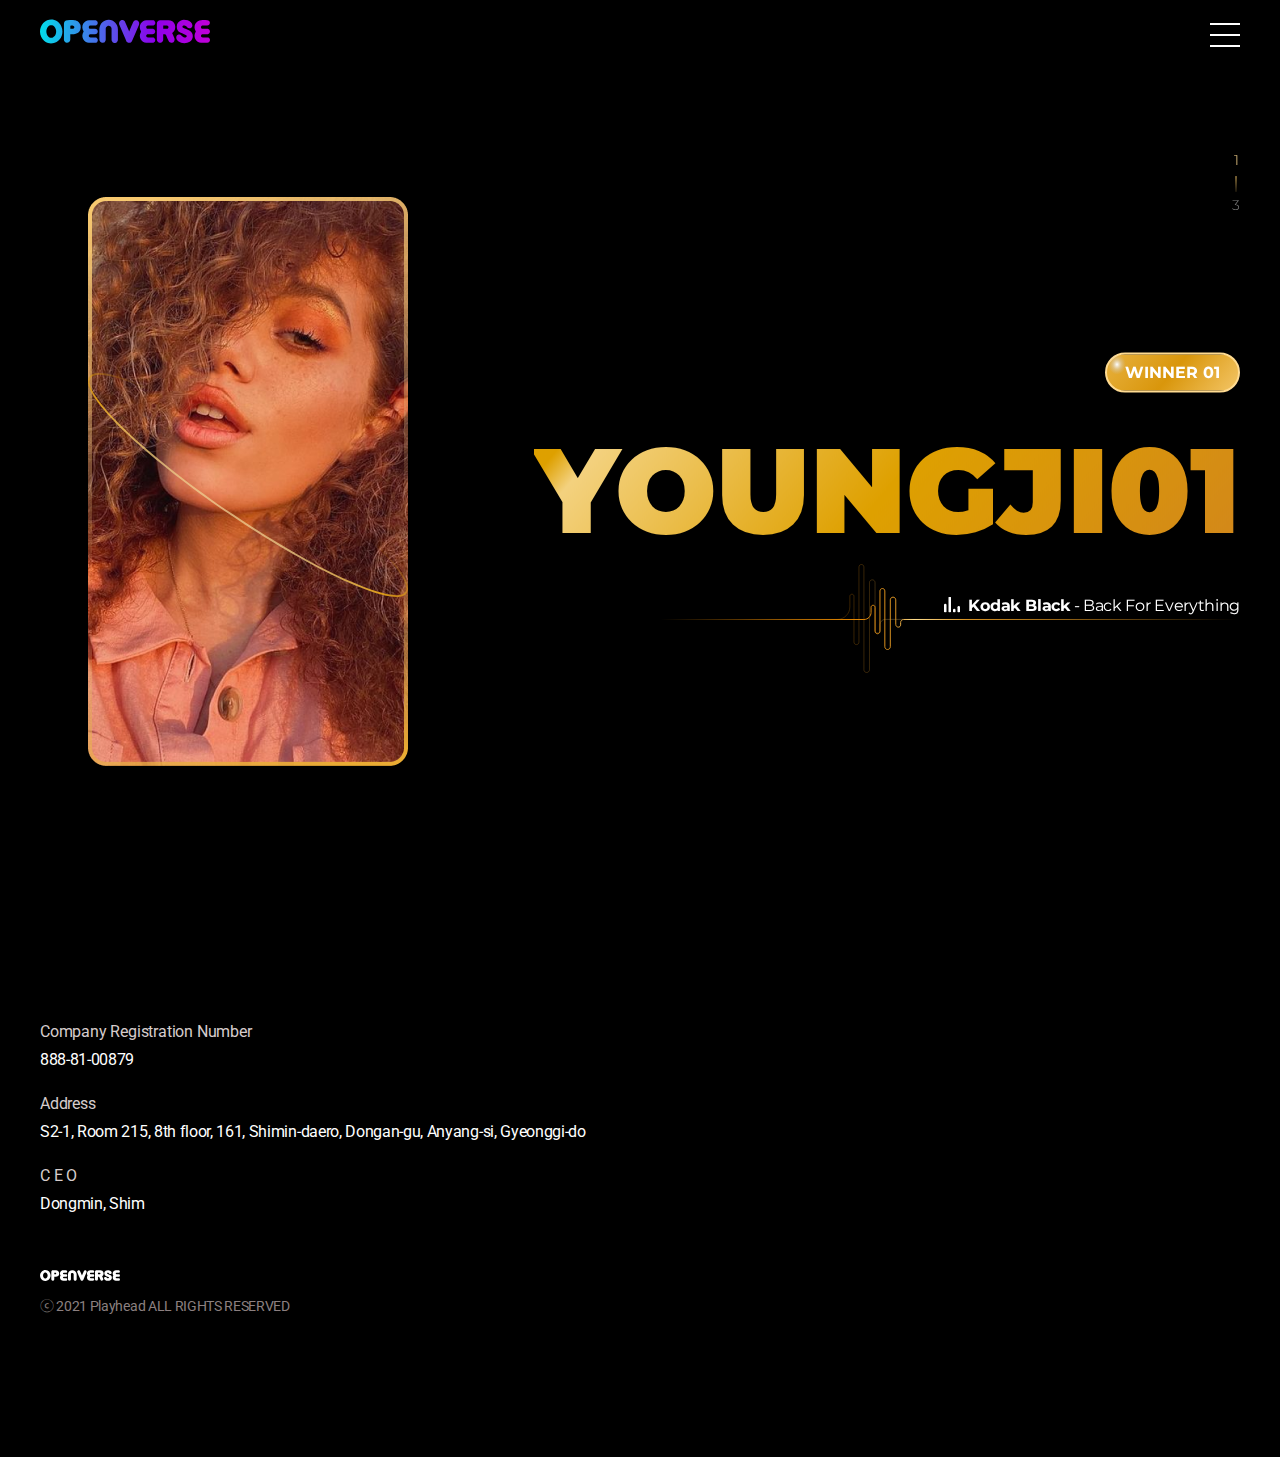
<file: index.html>
<!DOCTYPE html>
<html lang="en">
<head>
    <meta charset="UTF-8">
    <meta http-equiv="X-UA-Compatible" content="IE=edge">
    <meta name="viewport" content="width=device-width, initial-scale=1.0">
    <title>OPENVERSE</title>
    <link rel="stylesheet" href="./css/common.css">
    <link rel="stylesheet" href="https://unpkg.com/swiper@8/swiper-bundle.min.css"/>
    <link rel="stylesheet" href="./css/style.css">
</head>
<body>
    <header>
        <div class="col-group container">
                <h1 class="logo"><a href="/"><img src="./img/logo.svg" alt=""></a></h1>
                <div class="menu">
                    <span></span>
                    <span></span>
                    <span></span>
                </div>

                <!-- 헤더 팝업 -->
                <div class="menu-pop-wrap">
                    <div class="container">
                        <div class="pop-body">
                            <a href="./about.html">팀버소개</a>
                            <a href="./recruiting.html">콘텐츠 크리에이터 모집</a>
                            <a href="./openverse-beat.html">오픈버스 비트</a>
                            <a href="./terms.html">약관 및 방침</a>
                            <div class="col-group language-box">
                                <button class="active">KOR</button>
                                <button>ENG</button>
                            </div>
                            <p>ⓒ 2021 Playhead</p>

                        </div>
                    </div>
                </div>
                <!-- //헤더 팝업 -->  
            </div>
        </div>
    </header>
    <main class="main-wrap">
        <div class="container">
            <div class="swiper mainSwiper">
                <div class="swiper-wrapper">
                    <div class="swiper-slide list-box">
                        <div class="profile-img">
                            <img class="icon-circle-line" src="./img/icon/icon-circle-line.svg" alt="">
                            <img class="main-img" src="./img/main-content.png" alt="">
                        </div>
                        <div class="txt-box">
                                <span class="ranking"><img src="./img/icon/icon-shine.svg" alt="">WINNER 01</span>
                                <h3 class="name orange-txt"
                                    data-swiper-parallax="-120" 
                                    data-swiper-parallax-duration="1500"
                                    data-swiper-parallax-opacity="0"
                                >
                                    <strong>YOUNGJI01</strong>
                                </h3>
                                <div class="col-group info">
                                    <img src="./img/icon/icon-wave.svg" alt="" class="icon-wave">
                                    <img src="./img/icon/icon-music.svg" alt="" class="icon-music">
                                    <p><strong>Kodak Black</strong> - Back For Everything</p>
                            </div>
                        </div>
                    </div>
                    <div class="swiper-slide list-box">
                        <div class="profile-img">
                            <img class="icon-circle-line" src="./img/icon/icon-circle-line.svg" alt="">
                            <img class="main-img" src="./img/main-content.png" alt="">
                        </div>
                        <div class="txt-box">
                                <span class="ranking"><img src="./img/icon/icon-shine.svg" alt="">WINNER 01</span>
                                <h3 class="name orange-txt"
                                    data-swiper-parallax="-120" 
                                    data-swiper-parallax-duration="1500"
                                    data-swiper-parallax-opacity="0"
                                ><strong>YOUNGJI01</strong></h3>
                                <div class="col-group info">
                                    <img src="./img/icon/icon-wave-left.svg" alt="" class="icon-wave">
                                    <img src="./img/icon/icon-music.svg" alt="" class="icon-music">
                                    <p><strong>Kodak Black</strong> - Back For Everything</p>
                            </div>
                        </div>
                    </div>
                    <div class="swiper-slide list-box">
                        <div class="profile-img">
                            <img class="icon-circle-line" src="./img/icon/icon-circle-line.svg" alt="">
                            <img class="main-img" src="./img/main-content.png" alt="">
                        </div>
                        <div class="txt-box">
                                <span class="ranking"><img src="./img/icon/icon-shine.svg" alt="">WINNER 01</span>
                                <h3 class="name blue-txt" 
                                    data-swiper-parallax="-120" 
                                    data-swiper-parallax-duration="1500"
                                    data-swiper-parallax-opacity="0"
                                ><strong>YOUNGJI01</strong></h3>
                                <div class="col-group info">
                                    <img src="./img/icon/icon-wave.svg" alt="" class="icon-wave">
                                    <img src="./img/icon/icon-music.svg" alt="" class="icon-music">
                                    <p><strong>Kodak Black</strong> - Back For Everything</p>
                            </div>
                        </div>
                    </div>
                </div>
                <div class="swiper-pagination"></div>
            </div>
        </div>
    </main>
    <footer>
        <div class="container">
            <ul>
                <li>
                    <h5>Company Registration Number</h5>
                    <p>888-81-00879</p>
                </li>
                <li>
                    <h5>Address</h5>
                    <p>S2-1, Room 215, 8th floor, 161, Shimin-daero, Dongan-gu, Anyang-si, Gyeonggi-do</p>
                </li>
                <li>
                    <h5>C E O</h5>
                    <p>Dongmin, Shim</p>
                </li>
                <li class="copyright">
                    <h5><img src="./img/Logo_Openverse_W.svg" alt=""></h5>
                    <p>ⓒ 2021 Playhead ALL RIGHTS RESERVED</p>
                </li>
            </ul>
        </div>
    </footer>
    <script src="https://ajax.googleapis.com/ajax/libs/jquery/3.6.0/jquery.min.js"></script>
    <script src="https://unpkg.com/swiper@8/swiper-bundle.min.js"></script>
    <script src="./js/script.js"></script>
    <script src="./js/main.js"></script>

</body>
</html>
</file>
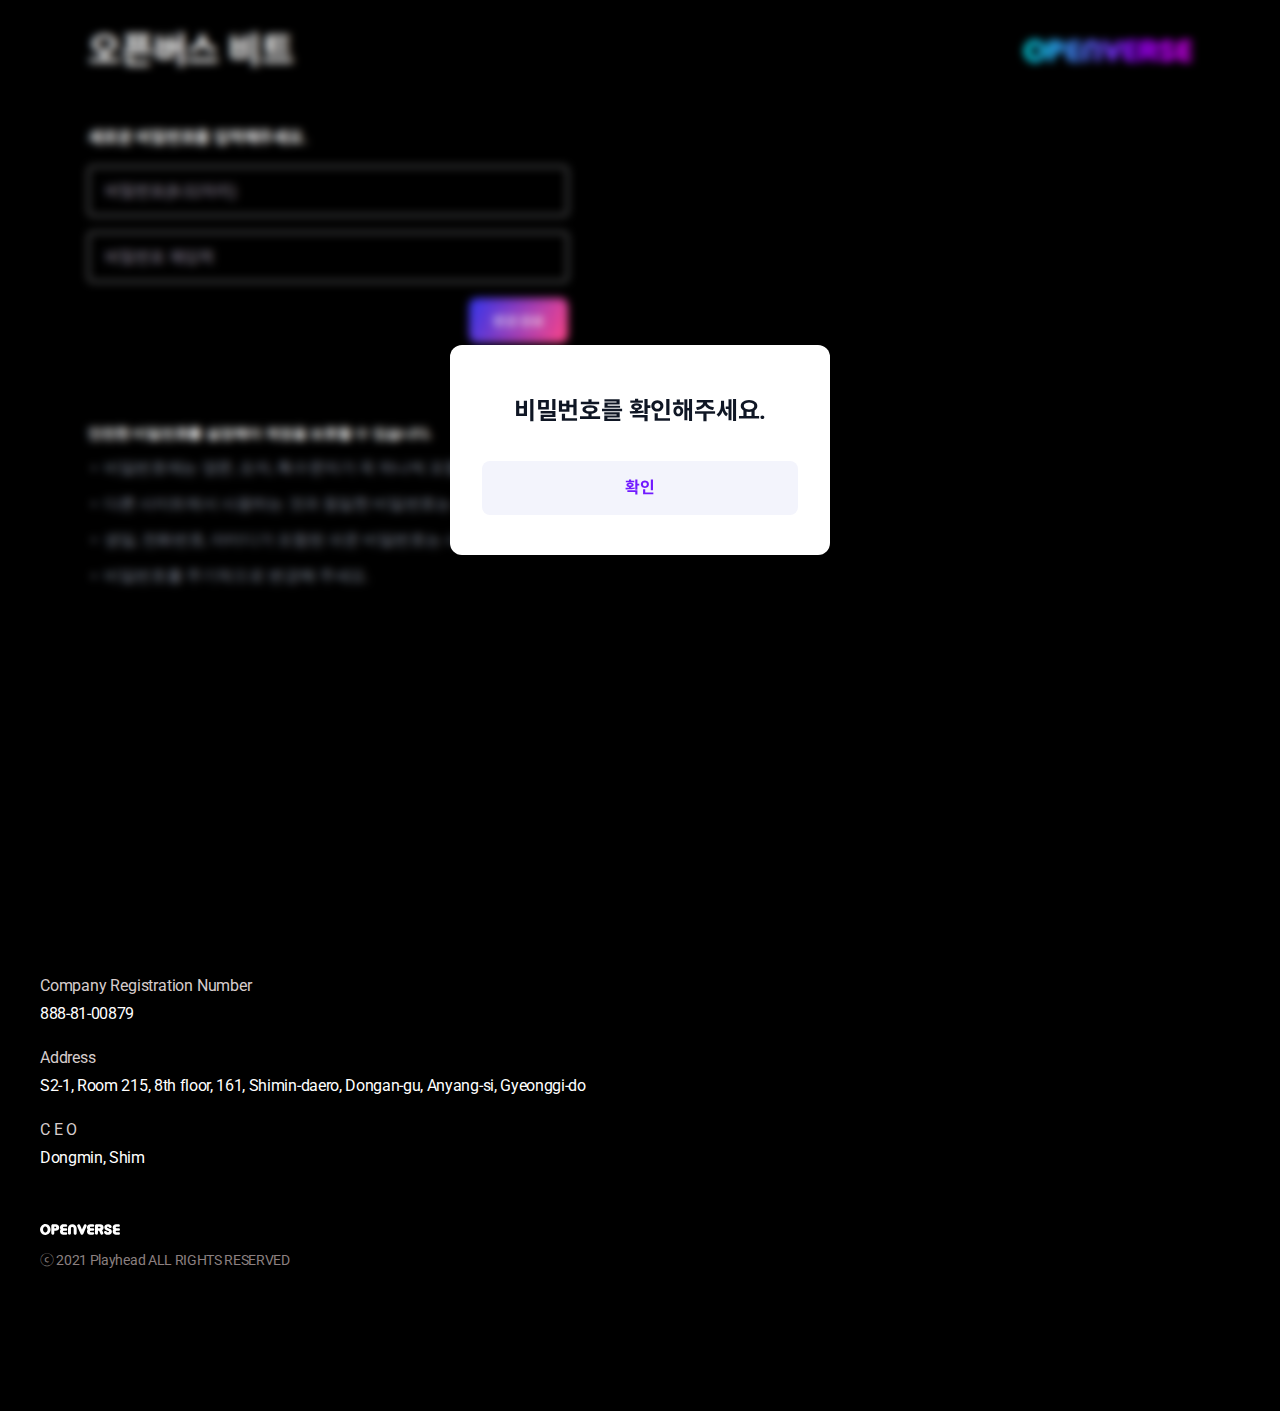
<file: find-password.html>
<!DOCTYPE html>
<html lang="en">
<head>
    <meta charset="UTF-8">
    <meta http-equiv="X-UA-Compatible" content="IE=edge">
    <meta name="viewport" content="width=device-width, initial-scale=1.0">
    <title>OPENVERSE</title>
    <link rel="stylesheet" href="./css/common.css">
    <link rel="stylesheet" href="https://unpkg.com/swiper@8/swiper-bundle.min.css"/>
    <link rel="stylesheet" href="./css/style.css">
</head>
<body>
    <main class="sub-wrap find-password-wrap">
        <div class="container side-container">
            <h2 class="col-group">
                오픈버스 비트 
                <a href="/"><img src="./img/logo.svg" alt=""></a>
            </h2>
            <form action="">
                <h3>새로운 비밀번호를 입력해주세요.</h3>
                <input type="password" name="pw" placeholder="비밀번호(8-32자리)">
                <input type="password" name="pw2" placeholder="비밀번호 재입력">
                <!-- 버튼에 disabled 시 css 적용 -->
                <button type="button">변경 완료</button>
            </form>
            <div class="alert-box">
                <h4>안전한 비밀번호를 설정해야 계정을 보호할 수 있습니다.</h4>
                <p>비밀번호에는 영문, 숫자, 특수문자가 꼭 하나씩 포함되어 있어야 합니다.</p>
                <p>다른 사이트에서 사용하는 것과 동일한 비밀번호는 사용하지 마세요.</p>
                <p>생일, 전화번호, 아이디가 포함된 쉬운 비밀번호는 사용하지 마세요.</p>
                <p>비밀번호를 주기적으로 변경해 주세요.</p>
            </div>
        </div>
    </main>
    <footer>
        <div class="container">
            <ul>
                <li>
                    <h5>Company Registration Number</h5>
                    <p>888-81-00879</p>
                </li>
                <li>
                    <h5>Address</h5>
                    <p>S2-1, Room 215, 8th floor, 161, Shimin-daero, Dongan-gu, Anyang-si, Gyeonggi-do</p>
                </li>
                <li>
                    <h5>C E O</h5>
                    <p>Dongmin, Shim</p>
                </li>
                <li class="copyright">
                    <h5><img src="./img/Logo_Openverse_W.svg" alt=""></h5>
                    <p>ⓒ 2021 Playhead ALL RIGHTS RESERVED</p>
                </li>
            </ul>
        </div>
    </footer>


    <!-- 팝업 -->
    <div class="pop-bg show"></div>
    <div class="pop-wrap recruit-success-pop-wrap success-password-pop-wrap">
        <div class="pop-body">
            <div class="gif-box"></div>
            <h3>비밀번호 등록이 완료되었습니다.</h3>
            <button type="button">확인</button>
        </div>
    </div>

    <div class="pop-wrap recruit-success-pop-wrap re-password-pop-wrap show">
        <div class="pop-body">
            <div class="gif-box"></div>
            <h3>비밀번호를 확인해주세요.</h3>
            <button type="button">확인</button>
        </div>
    </div>
    <!-- //팝업 -->

    
    <script src="https://ajax.googleapis.com/ajax/libs/jquery/3.6.0/jquery.min.js"></script>
    <script src="https://unpkg.com/swiper@8/swiper-bundle.min.js"></script>
    <script src="./js/script.js"></script>
</body>
</html>
</file>
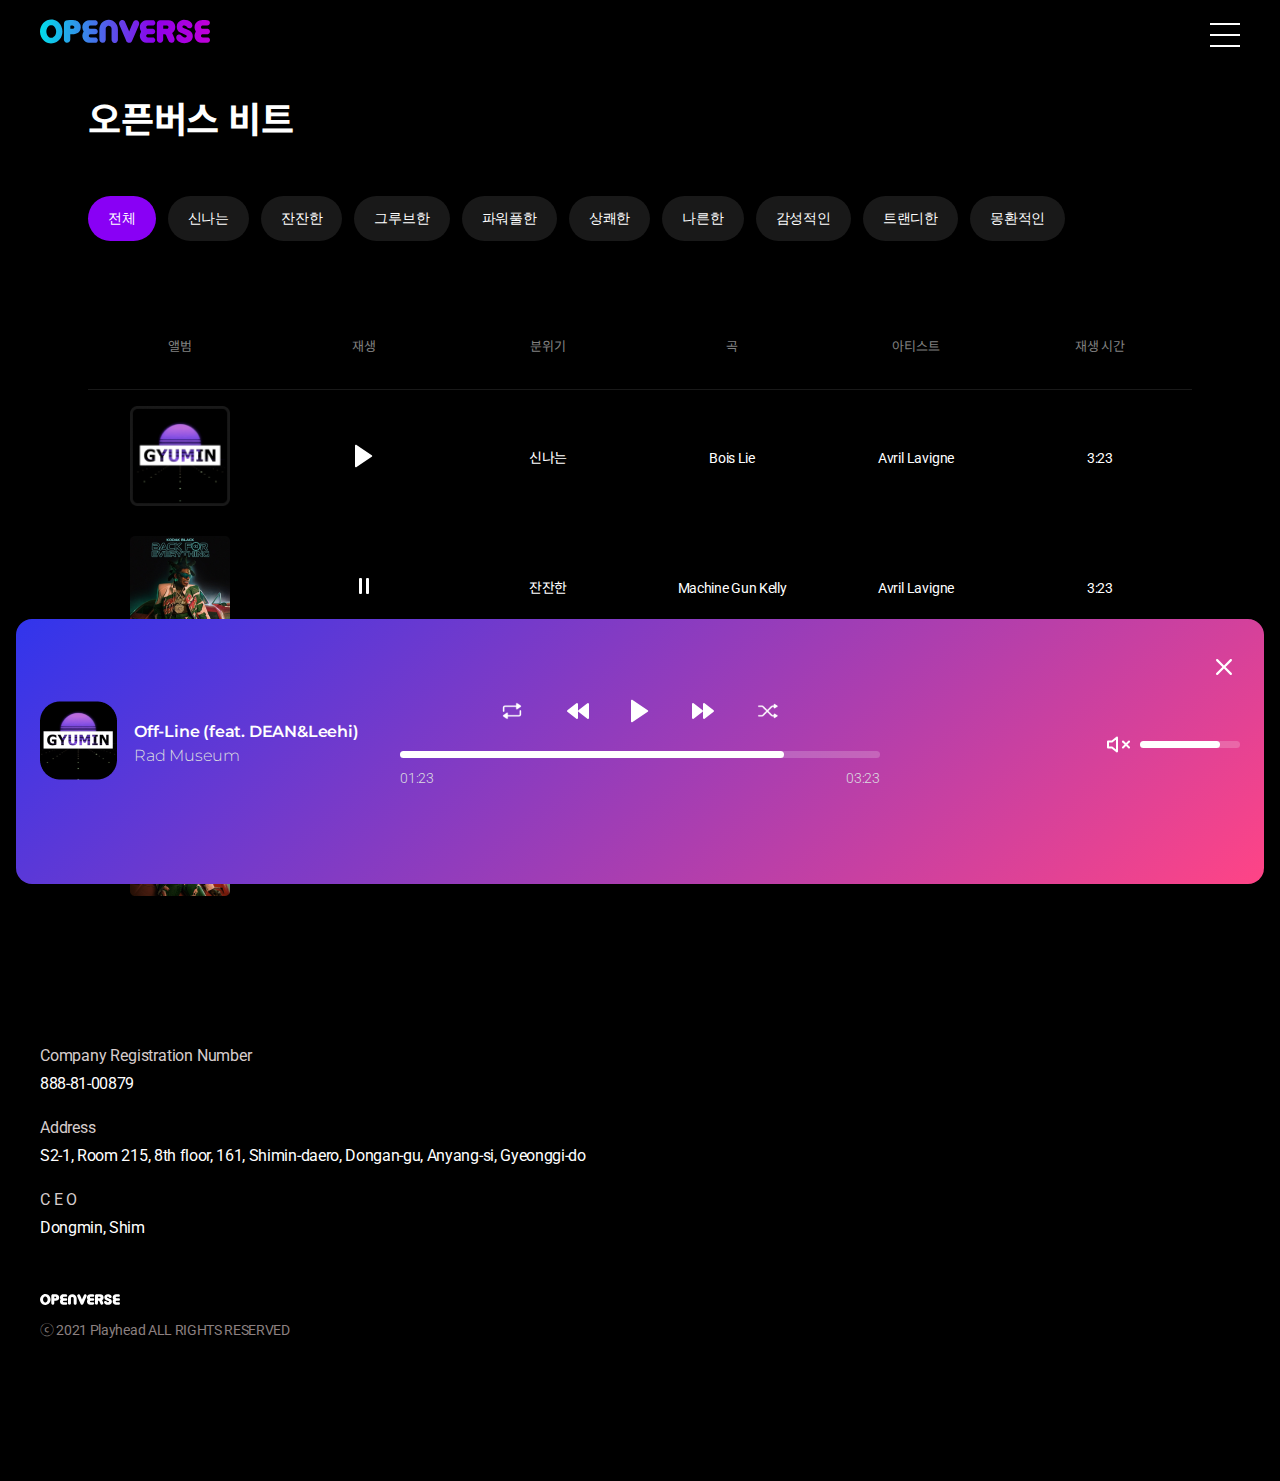
<file: openverse-beat.html>
<!DOCTYPE html>
<html lang="en">
<head>
    <meta charset="UTF-8">
    <meta http-equiv="X-UA-Compatible" content="IE=edge">
    <meta name="viewport" content="width=device-width, initial-scale=1.0">
    <title>OPENVERSE</title>
    <link rel="stylesheet" href="./css/common.css">
    <link rel="stylesheet" href="https://unpkg.com/swiper@8/swiper-bundle.min.css"/>
    <link rel="stylesheet" href="./css/style.css">
</head>
<body>
    <header>
        <div class="col-group container">
                <h1 class="logo"><a href="/"><img src="./img/logo.svg" alt=""></a></h1>
                <div class="menu">
                    <span></span>
                    <span></span>
                    <span></span>
                </div>

                <!-- 헤더 팝업 -->
                <div class="menu-pop-wrap">
                    <div class="container">
                        <div class="pop-body">
                            <a href="./about.html">팀버소개</a>
                            <a href="./recruiting.html">콘텐츠 크리에이터 모집</a>
                            <a href="./openverse-beat.html">오픈버스 비트</a>
                            <a href="./terms.html">약관 및 방침</a>
                            <div class="col-group language-box">
                                <button class="active">KOR</button>
                                <button>ENG</button>
                            </div>
                            <p>ⓒ 2021 Playhead</p>
                        </div>
                    </div>
                </div>
                <!-- //헤더 팝업 -->  
            </div>
        </div>
    </header>
    <main class="sub-wrap openverse-wrap">
        <div class="container side-container">
            <h2>오픈버스 비트</h2>
            <ul class="col-group tab-group">
                <li data-tab="tab01" class="active">전체</a></li>
                <li data-tab="tab02">신나는</li>
                <li data-tab="tab03">잔잔한</li>
                <li data-tab="tab04">그루브한</li>
                <li data-tab="tab05">파워풀한</li>
                <li data-tab="tab06">상쾌한</li>
                <li data-tab="tab07">나른한</li>
                <li data-tab="tab08">감성적인</li>
                <li data-tab="tab09">트랜디한</li>
                <li data-tab="tab10">몽환적인</li>
            </ul>
            <ul class="col-group list-head">
                <li>앨범</li>
                <li>재생</li>
                <li>분위기</li>
                <li>곡</li>
                <li>아티스트</li>
                <li>재생 시간</li>
            </ul>
            <ul class="tab-content list-body active">
                <li class="col-group">
                    <p class="album-img"><a href=""><img src="./img/album01.png" alt=""></a></p>
                    <p class="controll"><button><img src="./img/icon/icon-play-btn.svg" alt=""></button></p>
                    <p>신나는</p>
                    <p>Bois Lie</p>
                    <p><a href="">Avril Lavigne</a></p>
                    <p>3:23</p>
                    <div class="mobile">
                        <div class="col-group list-box">
                            <p class="album-img"><a href=""><img src="./img/album01.png" alt=""></a></p>
                            <div class="info-box">
                                <p class="active">Bois Lie</p>
                                <p class="artist"><a href="">Avril Lavigne</a></p>
                            </div>
                            <p>신나는</p>
                            <p>3:23</p>
                        </div>
                    </div>
                </li>
                <li class="col-group">
                    <p class="album-img"><a href=""><img src="./img/album02.png" alt=""></a></p>
                    <p class="controll"><button><img src="./img/icon/icon-pause-btn.svg" alt=""></button></p>
                    <p>잔잔한</p>
                    <p>Machine Gun Kelly</p>
                    <p><a href="">Avril Lavigne</a></p>
                    <p>3:23</p>
                </li>
                <li class="col-group">
                    <p class="album-img"><a href=""><img src="./img/album02.png" alt=""></a></p>
                    <p class="controll"><button><img src="./img/icon/icon-pause-btn.svg" alt=""></button></p>
                    <p>상쾌한</p>
                    <p>Bois Lie(feat. Machine)</p>
                    <p><a href="">Avril Lavigne</a></p>
                    <p>3:23</p>
                </li>
                <li class="col-group">
                    <p class="album-img"><a href=""><img src="./img/album02.png" alt=""></a></p>
                    <p class="controll"><button><img src="./img/icon/icon-pause-btn.svg" alt=""></button></p>
                    <p>신나는</p>
                    <p>Bois Lie(feat. Machine Gun Kelly)</p>
                    <p><a href="">Avril Lavigne</a></p>
                    <p>3:23</p>
                </li>
            </ul>
        </div>

        <!-- controller -->
        <div class="pc tablet controller-wrap show">
            <div class="container">
                <div class="controller-head"><img src="./img/icon/icon-controller-close-btn.svg" alt=""></div>
                <!-- PC Controller -->
                <div class="pc">
                    <div class="col-group controller-body">
                        <div class="col-group album-info">
                            <div class="album-img"><a href=""><img class="close-btn" src="./img/album03.png" alt=""></a></div>
                            <div class="info">
                                <h4><a href="">Off-Line (feat. DEAN&Leehi)</a></h4>
                                <p><a href="">Rad Museum</a></p>
                            </div>
                        </div>
                        <div class="controller-group">
                            <div class="col-group controller-box">
                                <button><img src="./img/icon/icon-repeat-btn.svg" alt=""></button>
                                <button><img src="./img/icon/icon-play-prev-btn.svg" alt=""></button>
                                <button><img src="./img/icon/icon-play-btn.svg" alt=""></button>
                                <button><img src="./img/icon/icon-play-next-btn.svg" alt=""></button>
                                <button><img src="./img/icon/icon-random-btn.svg" alt=""></button>
                            </div>
                            <div class="controller">
                                <a class="controller-bar">
                                    <div class="now-controller-bar"></div>
                                </a>
                                <div class="col-group time-box">
                                    <span class="now-time">01:23</span>
                                    <span class="all-time">03:23</span>
                                </div>
                            </div>
                            
                        </div>
                        <div class="col-group sound-controller">
                            <img src="./img/icon/icon-sound.svg" alt="">
                            <a class="controller-bar">
                                <div class="now-controller-bar"></div>
                            </a>
                        </div>
                    </div>
                </div>
                <!-- //PC Controller -->

                <!-- Tablet Controller -->
                <div class="tablet">
                    <div class="controller-body">
                        <div class="col-group top">
                            <div class="col-group album-info">
                                <div class="album-img"><a href=""><img class="close-btn" src="./img/album03.png" alt=""></a></div>
                                <div class="col-group info">
                                    <h4><a href="">Off-Line (feat. DEAN&Leehi)</a></h4>
                                    <p><a href="">Rad Museum</a></p>
                                </div>
                            </div>
                            <div class="col-group sound-controller">
                                <img src="./img/icon/icon-sound.svg" alt="">
                                <a class="controller-bar">
                                    <div class="now-controller-bar"></div>
                                </a>
                            </div>
                        </div>
                        <div class="controller-group">
                            <div class="col-group controller-box">
                                <button><img src="./img/icon/icon-repeat-btn.svg" alt=""></button>
                                <button><img src="./img/icon/icon-play-prev-btn.svg" alt=""></button>
                                <button><img src="./img/icon/icon-play-btn.svg" alt=""></button>
                                <button><img src="./img/icon/icon-play-next-btn.svg" alt=""></button>
                                <button><img src="./img/icon/icon-random-btn.svg" alt=""></button>
                            </div>
                            <div class="controller">
                                <a class="controller-bar">
                                    <div class="now-controller-bar"></div>
                                </a>
                                <div class="col-group time-box">
                                    <span class="now-time">01:23</span>
                                    <span class="all-time">03:23</span>
                                </div>
                            </div>
                        </div>
                    </div>
                </div>
                <!-- //Tablet Controller -->
            </div>
        </div>
        <!-- //controller -->
    </main>
    <footer>
        <div class="container">
            <ul>
                <li>
                    <h5>Company Registration Number</h5>
                    <p>888-81-00879</p>
                </li>
                <li>
                    <h5>Address</h5>
                    <p>S2-1, Room 215, 8th floor, 161, Shimin-daero, Dongan-gu, Anyang-si, Gyeonggi-do</p>
                </li>
                <li>
                    <h5>C E O</h5>
                    <p>Dongmin, Shim</p>
                </li>
                <li class="copyright">
                    <h5><img src="./img/Logo_Openverse_W.svg" alt=""></h5>
                    <p>ⓒ 2021 Playhead ALL RIGHTS RESERVED</p>
                </li>
            </ul>
        </div>
    </footer>
    <script src="https://ajax.googleapis.com/ajax/libs/jquery/3.6.0/jquery.min.js"></script>
    <script src="https://unpkg.com/swiper@8/swiper-bundle.min.js"></script>
    <script src="./js/script.js"></script>
</body>
</html>
</file>
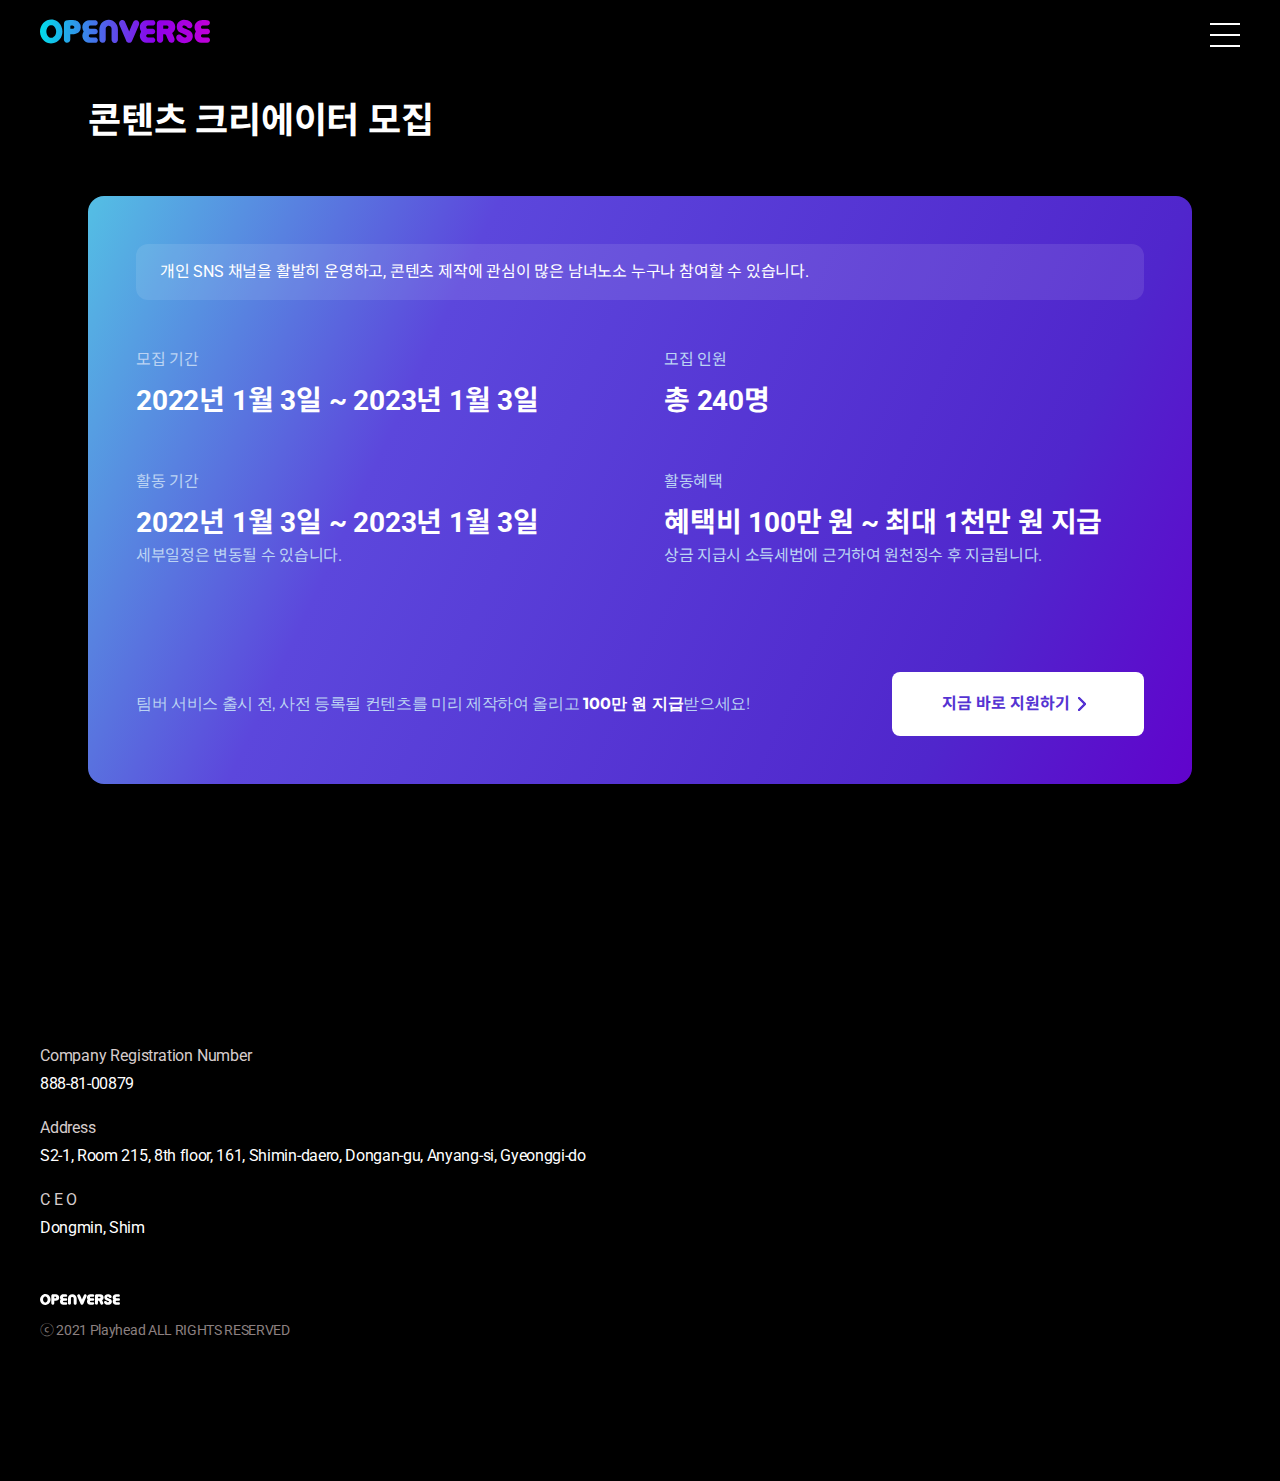
<file: recruiting.html>
<!DOCTYPE html>
<html lang="en">
<head>
    <meta charset="UTF-8">
    <meta http-equiv="X-UA-Compatible" content="IE=edge">
    <meta name="viewport" content="width=device-width, initial-scale=1.0">
    <title>OPENVERSE</title>
    <link rel="stylesheet" href="./css/common.css">
    <link rel="stylesheet" href="https://unpkg.com/swiper@8/swiper-bundle.min.css"/>
    <link rel="stylesheet" href="./css/style.css">
</head>
<body>
    <header>
        <div class="col-group container">
                <h1 class="logo"><a href="/"><img src="./img/logo.svg" alt=""></a></h1>
                <div class="menu">
                    <span></span>
                    <span></span>
                    <span></span>
                </div>

                <!-- 헤더 팝업 -->
                <div class="menu-pop-wrap">
                    <div class="container">
                        <div class="pop-body">
                            <a href="./about.html">팀버소개</a>
                            <a href="./recruiting.html">콘텐츠 크리에이터 모집</a>
                            <a href="./openverse-beat.html">오픈버스 비트</a>
                            <a href="./terms.html">약관 및 방침</a>
                            <div class="col-group language-box">
                                <button class="active">KOR</button>
                                <button>ENG</button>
                            </div>
                            <p>ⓒ 2021 Playhead</p>
                        </div>
                    </div>
                </div>
                <!-- //헤더 팝업 -->  
            </div>
        </div>
    </header>
    <main class="sub-wrap recruit-wrap">
        <div class="container side-container">
            <h2>콘텐츠 크리에이터 모집</h2>
            <div class="cont-group">
                <div class="info-txt">개인 SNS 채널을 활발히 운영하고, 콘텐츠 제작에 관심이 많은 남녀노소 누구나 참여할 수 있습니다.</div>
                <div class="col-group info-box">
                    <div class="txt-box">
                        <p>모집 기간</p>
                        <h3>2022년 1월 3일 ~ 2023년 1월 3일</h3>
                    </div>
                    <div class="txt-box">
                        <p>모집 인원</p>
                        <h3>총 240명</h3>
                    </div>
                </div>
                <div class="col-group info-box">
                    <div class="txt-box">
                        <p>활동 기간</p>
                        <h3>2022년 1월 3일 ~ 2023년 1월 3일</h3>
                        <p class="pc">세부일정은 변동될 수 있습니다.</p>
                        <p class="mobile">* 세부일정은 변동될 수 있습니다.</p>
                    </div>
                    <div class="txt-box">
                        <p>활동혜택</p>
                        <h3>혜택비 100만 원 ~ 최대 1천만 원 지급</h3>
                        <p class="pc">상금 지급시 소득세법에 근거하여 원천징수 후 지급됩니다.</p>
                        <p class="mobile">* 상금 지급시 소득세법에 근거하여 원천징수 후 지급됩니다.</p>
                    </div>
                </div>
                <div class="col-group recruit-box">
                    <p>팀버 서비스 출시 전, 사전 등록될 컨텐츠를 미리 제작하여 올리고 <strong>100만 원 지급</strong>받으세요!</p>
                    <button class="col-group">지금 바로 지원하기
                        <img class="pc" src="./img/icon/icon-right-btn-blue.svg" alt="">
                        <img class="tablet" src="./img/icon/icon-right-btn-blue.svg" alt="">
                        <img class="mobile" src="./img/icon/icon-right-btn-white.svg" alt="">
                    </button>
                </div>
            </div>
    </main>
    <footer>
        <div class="container">
            <ul>
                <li>
                    <h5>Company Registration Number</h5>
                    <p>888-81-00879</p>
                </li>
                <li>
                    <h5>Address</h5>
                    <p>S2-1, Room 215, 8th floor, 161, Shimin-daero, Dongan-gu, Anyang-si, Gyeonggi-do</p>
                </li>
                <li>
                    <h5>C E O</h5>
                    <p>Dongmin, Shim</p>
                </li>
                <li class="copyright">
                    <h5><img src="./img/Logo_Openverse_W.svg" alt=""></h5>
                    <p>ⓒ 2021 Playhead ALL RIGHTS RESERVED</p>
                </li>
            </ul>
        </div>
    </footer>


    <!-- 팝업 -->
    <div class="pop-bg"></div>
    <div class="pop-wrap recruit-pop-wrap">
        <div class="pop-head"><img src="./img/icon/icon-close-btn.svg" alt="" class="close-btn"></div>
        <div class="pop-body">
            <h3>팀버 크리에이터 지원하기</h3>
            <div class="col-group info-txt">
                <img src="./img/icon/icon-bell.svg" alt="">
                <p>직접 제작한 컨텐츠를 전세계 팀버 서비스의 사용자들에게 공유하세요.</p>
            </div>
            <form action="">
                <div class="box">
                    <label for="name">이름 (2인 이상의 팀인 경우, 대표자 이름)</label>
                    <input type="text" id="name" placeholder="이름을 입력하세요.">
                </div>
                <div class="box">
                    <label for="phone">휴대폰 번호</label>
                    <input type="text" id="phone" placeholder="휴대폰 번호를 입력하세요.">
                </div>
                <div class="box">
                    <label for="email">이메일</label>
                    <input type="text" id="email" placeholder="이메일을 입력하세요.">
                </div>
                <div class="box address-box">
                    <label for="address">SNS 주소</label>
                    <input type="text" id="address" value="https://www.instagram.com/_timbre">
                    <input type="text" id="address" placeholder="SNS주소를 그대로 복사하여 붙여넣어주세요.">
                    <button class="col-group add-address">
                        <p>SNS 주소 추가하기</p>
                        <img src="./img/icon/icon-plus-btn.svg" alt="">
                    </button>
                </div>
                <div class="box">
                    <label for="movie">제출 영상</label>
                    <!-- 첨부파일이 없을때 -->
                    <div class="col-group file-box no-file-box">
                        <p>첨부하기</p>
                        <img src="./img/icon/icon-plus-btn.svg" alt="">
                    </div>
                    <!-- 첨부파일이 있을때 -->
                    <div class="col-group file-box">
                        <img src="./img/icon/icon-file.svg" alt="">
                        <p>팀버 사랑합니다! 저 뽑아주세요....팀버짱(.mp4)</p>
                        <img src="./img/icon/icon-delete.svg" alt="">
                    </div>
                </div>
                <!-- disabled 일때 -->
                <div class="col-group btn-group">
                    <div class="agree-box">
                        <input type="checkbox" id="a">
                        <label for="a" class="col-group"><a href="./terms.html">개인정보 수집 및 이용 약관</a>에 동의합니다.</label>
                    </div>
                    <button type="button" class="recruit-btn" disabled>지원하기</button>
                </div>
                <!-- disabled 아닐때-->
                <div class="col-group btn-group">
                    <div class="agree-box">
                        <input type="checkbox" id="a">
                        <label for="a" class="col-group"><a href="./terms.html">개인정보 수집 및 이용 약관</a>에 동의합니다.</label>
                    </div>
                    <button type="button" class="recruit-btn">지원하기</button>
                </div>
            </form>
        </div>
    </div>

    <div class="pop-wrap recruit-success-pop-wrap">
        <div class="pop-body">
            <div class="gif-box"></div>
            <h3>팀버 크리에이터 지원 완료!</h3>
            <p>
                크리에이터로 당첨되신 분께는 모집 기간 종료 후 <br>
                개별 연락처 & 이메일로 개별 연락드립니다. <br>
                <strong>모집 완료일 : 2023년 1월 3일</strong>
            </p>
            <button type="button">확인</button>
        </div>
    </div>
    <!-- //팝업 -->



    <script src="https://ajax.googleapis.com/ajax/libs/jquery/3.6.0/jquery.min.js"></script>
    <script src="https://unpkg.com/swiper@8/swiper-bundle.min.js"></script>
    <script src="./js/script.js"></script>
</body>
</html>
</file>
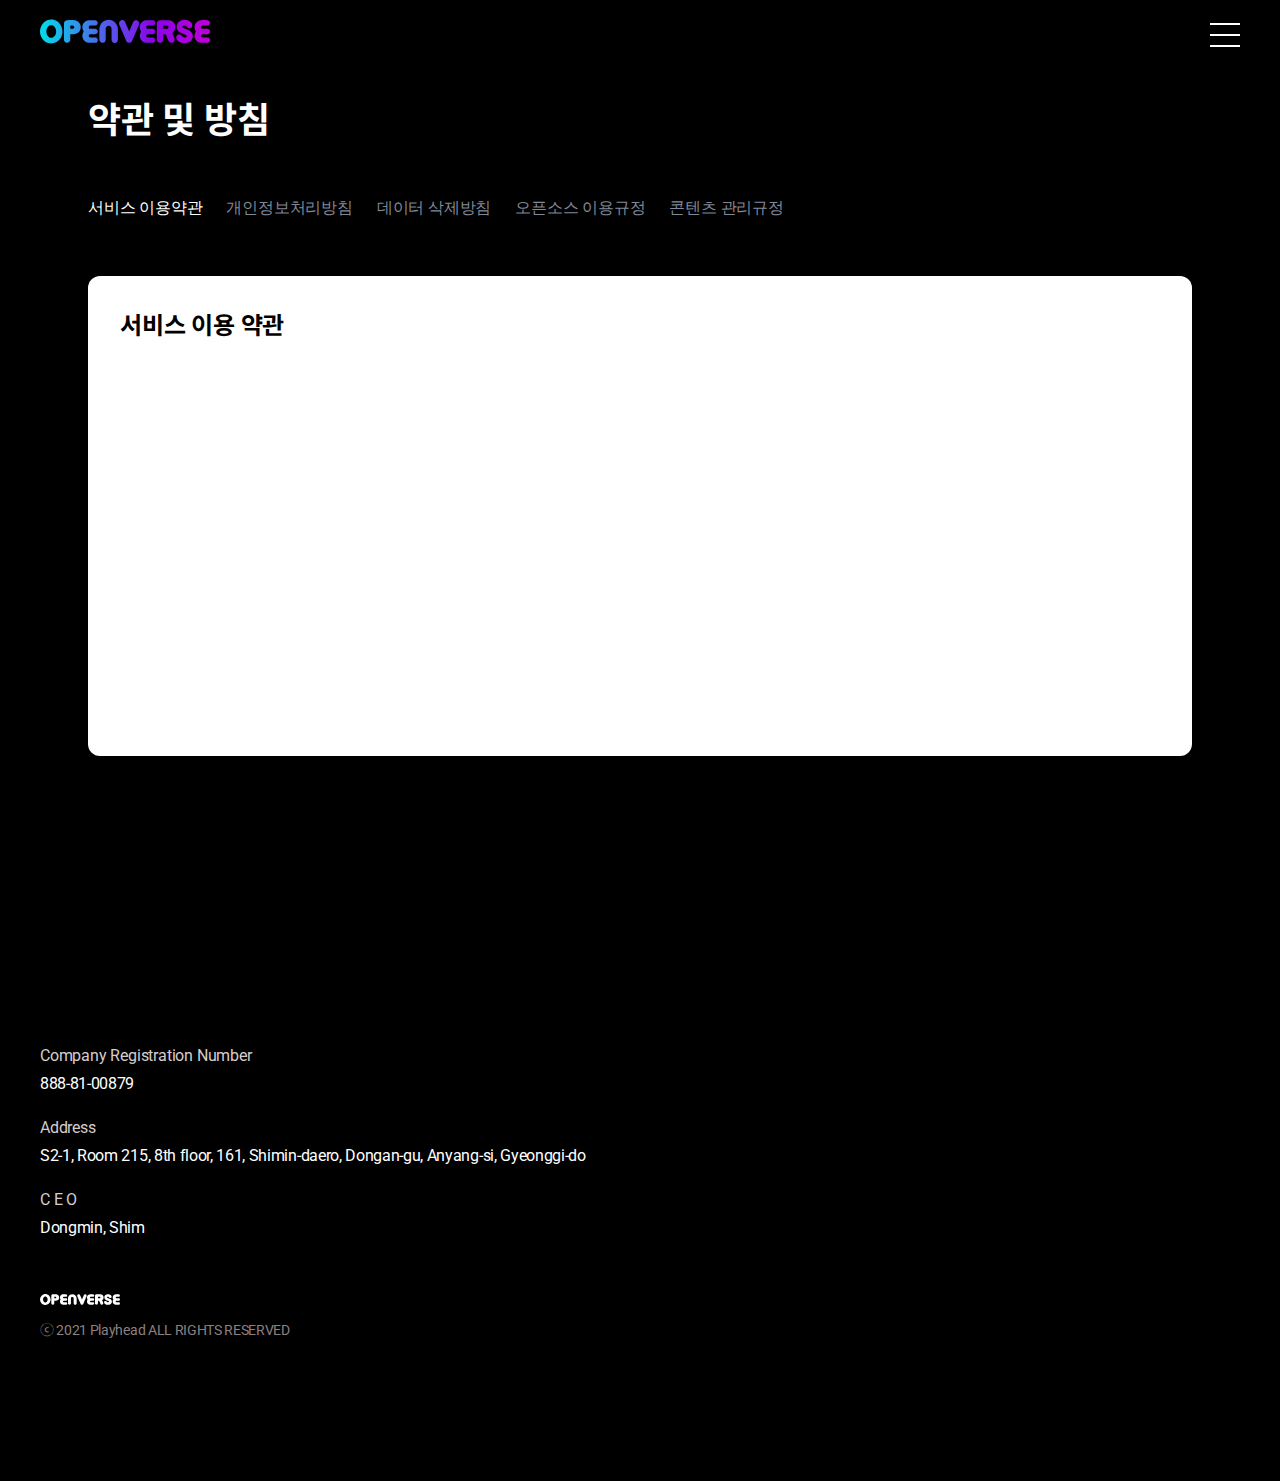
<file: terms.html>
<!DOCTYPE html>
<html lang="en">
<head>
    <meta charset="UTF-8">
    <meta http-equiv="X-UA-Compatible" content="IE=edge">
    <meta name="viewport" content="width=device-width, initial-scale=1.0">
    <title>OPENVERSE</title>
    <link rel="stylesheet" href="./css/common.css">
    <link rel="stylesheet" href="https://unpkg.com/swiper@8/swiper-bundle.min.css"/>
    <link rel="stylesheet" href="./css/style.css">
</head>
<body>
    <header>
        <div class="col-group container">
                <h1 class="logo"><a href="/"><img src="./img/logo.svg" alt=""></a></h1>
                <div class="menu">
                    <span></span>
                    <span></span>
                    <span></span>
                </div>

                <!-- 헤더 팝업 -->
                <div class="menu-pop-wrap">
                    <div class="container">
                        <div class="pop-body">
                            <a href="./about.html">팀버소개</a>
                            <a href="./recruiting.html">콘텐츠 크리에이터 모집</a>
                            <a href="./openverse-beat.html">오픈버스 비트</a>
                            <a href="./terms.html">약관 및 방침</a>
                            <div class="col-group language-box">
                                <button class="active">KOR</button>
                                <button>ENG</button>
                            </div>
                            <p>ⓒ 2021 Playhead</p>
                        </div>
                    </div>
                </div>
                <!-- //헤더 팝업 -->  
            </div>
        </div>
    </header>
    <main class="sub-wrap recruit-wrap">
        <div class="container side-container">
            <h2>약관 및 방침</h2>
            <ul class="col-group tab-group">
                <li data-tab="tab01" class="active">서비스 이용약관</a></li>
                <li data-tab="tab02">개인정보처리방침</li>
                <li data-tab="tab03">데이터 삭제방침</li>
                <li data-tab="tab04">오픈소스 이용규정</li>
                <li data-tab="tab05">콘텐츠 관리규정</li>
            </ul>
            <div class="tab-content active" id="tab01">
                <h3>서비스 이용 약관</h3>
            </div>
            <div class="tab-content" id="tab02">
                <h3>개인정보처리방침</h3>
            </div>
        </div>
    </main>
    <footer>
        <div class="container">
            <ul>
                <li>
                    <h5>Company Registration Number</h5>
                    <p>888-81-00879</p>
                </li>
                <li>
                    <h5>Address</h5>
                    <p>S2-1, Room 215, 8th floor, 161, Shimin-daero, Dongan-gu, Anyang-si, Gyeonggi-do</p>
                </li>
                <li>
                    <h5>C E O</h5>
                    <p>Dongmin, Shim</p>
                </li>
                <li class="copyright">
                    <h5><img src="./img/Logo_Openverse_W.svg" alt=""></h5>
                    <p>ⓒ 2021 Playhead ALL RIGHTS RESERVED</p>
                </li>
            </ul>
        </div>
    </footer>
    <script src="https://ajax.googleapis.com/ajax/libs/jquery/3.6.0/jquery.min.js"></script>
    <script src="https://unpkg.com/swiper@8/swiper-bundle.min.js"></script>
    <script src="./js/script.js"></script>
</body>
</html>
</file>
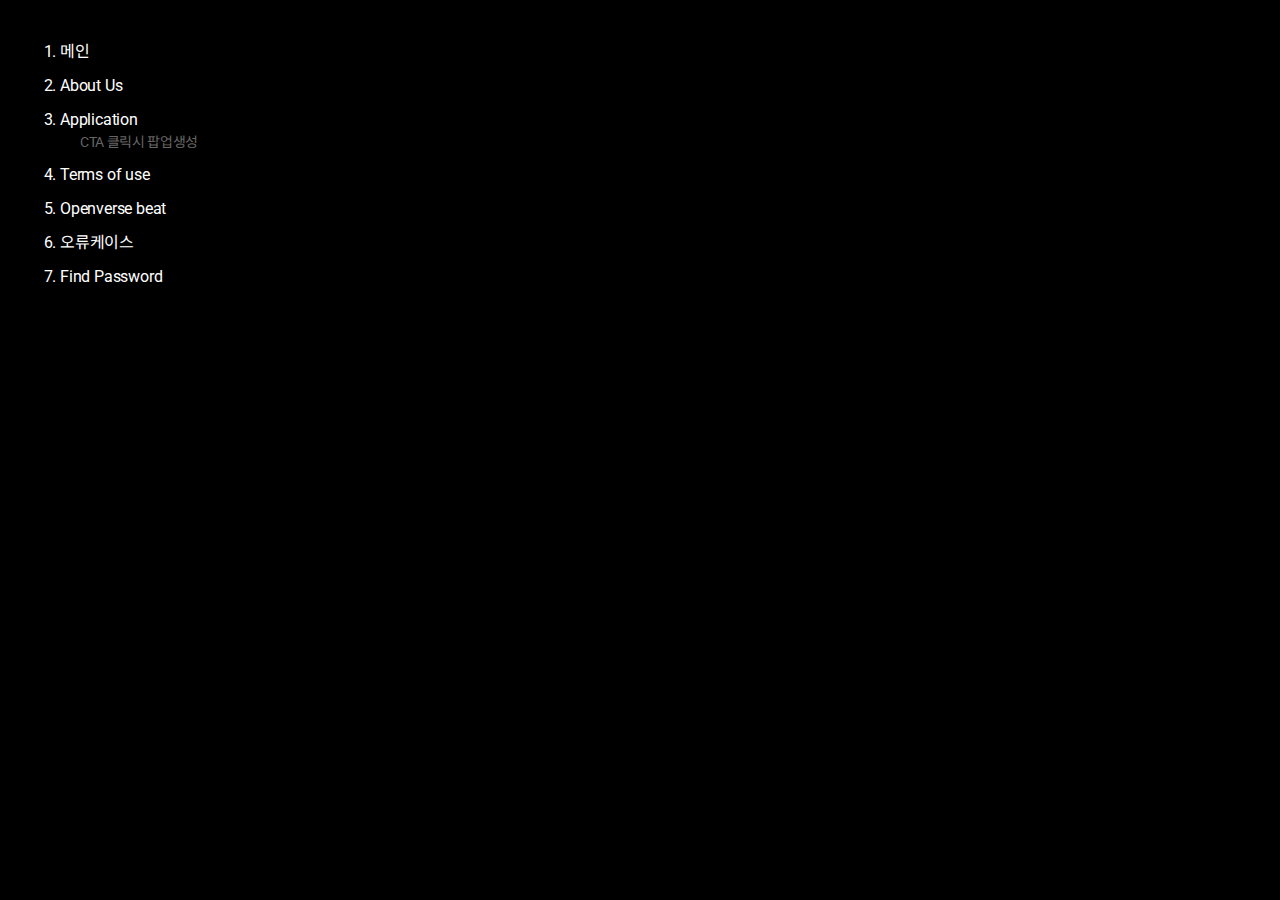
<file: 작업.html>
<!DOCTYPE html>
<html lang="en">
<head>
    <meta charset="UTF-8">
    <meta http-equiv="X-UA-Compatible" content="IE=edge">
    <meta name="viewport" content="width=device-width, initial-scale=1.0">
    <title>Document</title>
    <link rel="stylesheet" href="./css/common.css">
    <style>
        body {padding: 40px;}
        h2 {margin-bottom: 20px; font-size: 30px; font-family: 'GmarketSansBold';}
        ol {margin-bottom: 40px; padding-left: 20px; font-size: 2;}
        ol li {margin-bottom: 10px; list-style:decimal;}
        ol li p {font-size: 14px; color:#666; padding-left: 20px;}
    </style>
</head>
<body>
    <ol>
        <li><a href="./index.html">메인</a></li>
        <li><a href="./about.html">About Us</a></li>
        <li><a href="./recruiting.html">Application</a>
            <p>CTA 클릭시 팝업생성</p>
        </li>
        <li><a href="./terms.html">Terms of use</a></li>
        <li><a href="./openverse-beat.html">Openverse beat</a></li>
        <li><a href="./error.html">오류케이스</a></li>
        <li><a href="./find-password.html">Find Password</a></li>
    </ol>
</body>
</html>
</file>
<file: css/common.css>
@import url('https://fonts.googleapis.com/css2?family=Noto+Sans+KR:wght@100;300;400;500;700;900&family=Roboto:ital,wght@0,100;0,300;0,400;0,500;0,700;0,900;1,100;1,300;1,400;1,500;1,700;1,900&display=swap');
@import url('https://fonts.googleapis.com/css2?family=Montserrat:ital,wght@0,100;0,200;0,300;0,400;0,500;0,600;0,700;0,800;0,900;1,100;1,200;1,300;1,400;1,500;1,600;1,700;1,800;1,900&display=swap');
/*===========================================================================
    CSS 초기화
============================================================================*/
* { font-family: 'Roboto','Noto Sans KR', sans-serif; box-sizing: border-box; margin: 0; padding: 0; } 
html, body, div, span, object, iframe, h1, h2, h3, h4, h5, h6, p, em, img, strong, b, i, dl, dt, dd, ol, ul, li, form, label, legend, table, caption, tbody, tfoot, thead, tr, th, td, article, aside, footer, header, menu, nav, section, video, a { border: 0; padding: 0; font-size: 16px; color: #fff; line-height: 1.2; scroll-behavior: smooth; letter-spacing: -0.2px; line-height: 1.5;} 
h1, h2, h3, h4, h5, h6 {word-break: keep-all;}
body { line-height: 1; background:#000;} 
article, aside, details, figcaption, figure, footer, header, hgroup, menu, nav, section { display: block; } 
ul, ol, li { list-style: none;  word-break: keep-all;} 
strong { display: inline-block; font-size: inherit;  position: relative;  font-size: inherit; color:inherit; font-family: inherit;} 
a { margin: 0; padding: 0; font-size: 100%; } 
table { width: 100%; border-collapse: collapse; border-spacing: 0; } 
table thead { background:#f8f8fa; } 
table tr { } 
table thead {border-bottom: 2px solid #606cdb;}
table thead th { height: 52px; font-size:16px; padding:10px; text-align: center;} 
table tbody tr {border-bottom:1px solid #dadada;}
table tbody tr td {height: 52px; font-size:16px; padding:10px; text-align: center; } 
input,
select { vertical-align: middle; padding: 10px 12px;} 
p { line-height: 1.5; letter-spacing: -0.32px; word-break: keep-all;} 
img { display: inline-block; max-width: 100%; object-fit: cover; } 
span { display: inline-block; font-size: inherit; color:inherit; font-weight: 300;} 
label { display: block; font-size: 14px; color:#5C6370; font-weight: bold;} 
a { display: block; text-decoration: none; } 
input[type="text"], input[type="password"], input[type="email"], textarea { border: 1px solid #dbdde1; appearance: none; -moz-appearance: none; -webkit-appearance: none; border-radius: 4px; -webkit-border-radius: 4px; -moz-border-radius: 4px; } 
input[type="text"], input[type="password"], input[type="email"], input[type="tel"] { border:0; border: 1px solid #dbdde1; background: inherit; font-size:16px; padding:12px 16px; border-radius: 4px; } 
input::placeholder { font-size:16px; color:#9b92a4;  } 
input:active, input:focus {outline: 1px solid #A85BFF; border: 0;}
button { cursor: pointer; color: #fff; background:none; border: 0; font-size:16px;white-space: nowrap;}
textarea { resize: none; padding: 14px; font-size: 16px;} 
.col-group { display: flex; align-items: center; } 
.btn-group { text-align: center; } 
pre { display: inline-block; white-space: pre-wrap; } 
.default-txt { font-size:13px; color:#191919; margin:10px 0 0 20px; line-height: 1;} 
.alert-txt { font-size:13px; color:#FF1300; margin:10px 0 0 20px; line-height: 1;} 
.cancel-btn { color:#191919; background:#fff; border:1px solid #767676; color:#606cdb;} 
main { min-height: calc(100vh - 70px); } 
.wrap { overflow: hidden; } 
.disabled { background:#f5f5f5 !important; color:#bcbcbc !important; pointer-events: none !important; } 
.show { display: block !important; } 
.pc { display:block !important; } 
.tablet { display:none !important; } 
.mobile { display:none !important; } 
.pl10 {padding-left: 10px;}
.center {display: flex; align-items: center; justify-content: center;}
.purple-color {color:#8C29FC;}
.purple-bg {background:#8C29FC;}
.pink-color {color:#FF4486;}
.pink-bg {background:#FF4486;}
.white-color {color:#fff;}
/*===========================================================================
    공통요소
============================================================================*/
.container { max-width: 1200px; height: 100%; margin-left: auto; margin-right: auto; } 
section {padding: 120px 0;}
.button-group { width: 100%; display: flex; align-items: center; justify-content: center; } 
.btn-group {display: flex;}
.center {display: flex; align-items: center; justify-content: center;}
.error404-wrap { height: calc(100vh - 60px); background:#f1f1f1; } 
.error404-wrap .container { display: flex; justify-content: center; align-items: center; height: 100%; text-align: center; } 
.error404-wrap .txt-box h2 { font-size: 100px; margin-bottom: 20px; } 
.error404-wrap .txt-box h3 { font-size:32px; margin-bottom: 20px; } 
.error404-wrap .txt-box h4 { font-size:24px; color:#999; margin-bottom: 40px; } 
.error404-wrap .txt-box a { display: inline-block; width: auto; width: 240px; height: 56px; line-height: 56px; font-size:22px; background:#00125E; color: #fff;; border-radius: 40px; } 
/* select box */
.select-box {position:relative;}
.select-box .select-txt {width: 100%; padding: 14px 20px; border:1px solid #dfe2f8; font-size: 14px; color:#191919; background:#fff; border-radius: 15px; cursor: pointer;}
.select-box .select-txt::after {content:''; position: absolute; top:8px; right: 4px; width: 30px; height: 30px; background: url(../img/icon/icon-arrow-bottom-blue.svg) no-repeat center / 100%; transition:0.2s}
.select-box .select-txt.rotate::after {transform: rotate(-180deg);}
.option-box {z-index: 10; display: none; position:absolute; left:0; top: 100%; width: 100%; padding: 10px; border-radius: 15px; box-shadow: 0 4px 7px 2px rgba(190, 191, 201, 0.2); border: solid 1px #dfe2f8; background-color: #fff;} 
.option-box.show {display: block;}
.option-box li {font-size: 14px; padding: 8px 10px; margin-bottom: 4px; line-height: 30px; border-radius: 10px; cursor: pointer;} 
.option-box li:hover {color:#606cdb; background:rgba(223, 226, 248, 0.5);}

/*===========================================================================
    헤더
============================================================================*/
header {position: relative; z-index: 190; align-items: center; justify-content: space-between; width: 100%; height: 70px;} 
header .container {justify-content: space-between;}
header .logo {width: 170px;}
header .logo img {width: 100%;}
header .container .menu {display: flex; flex-wrap: wrap; align-content: space-between; width: 30px; height: 24px; transition:opacity 0.25s ease; cursor: pointer;}
header .menu.active {z-index: 240; position:relative; }
header .menu.active span:nth-child(1) {background:#fff; transform: translateY(11px) translateX(0) rotate(45deg);}
header .menu.active span:nth-child(2) {opacity:0; background:#fff;}
header .menu.active span:nth-child(3) {background:#fff; transform: translateY(-11px) translateX(0) rotate(-45deg)}
header .menu span {width: 100%; height: 2px; background: #fff; transition: all 0.35s ease;}
header .container .menu-pop-wrap {opacity: 0; z-index: 220; visibility: hidden; position:fixed; top:0; left: 0; width: 100%; height: 100vh; padding: 60px 0; background:rgba(0,0,0,0.8); border-radius: 0; transition:all 0.4s;}
header .container .menu-pop-wrap.active {opacity: 1; visibility: visible; }
header .menu-pop-wrap .pop-body {margin-top: 24px;}
header .menu-pop-wrap .pop-body a {position: relative; font-size:32px; text-align: right; color:#fff; margin-bottom: 24px; font-family: 'Montserrat', sans-serif;}
header .menu-pop-wrap .pop-body a:hover {background: linear-gradient(140deg, #3135EC , #FF4486 ); color: transparent; -webkit-background-clip: text; transition:0.4s;}
header .menu-pop-wrap .pop-body .language-box {justify-content: flex-end; margin: 110px 0 16px;}
header .menu-pop-wrap .pop-body .language-box button {margin-left: 24px; color:#808080}
header .menu-pop-wrap .pop-body .language-box button.active {color:#fff;}
header .menu-pop-wrap .pop-body p {text-align: right; color:#fff; font-family: 'Montserrat', sans-serif;}
@keyframes show {
    0% {
        opacity: 0;
    }
    100% {
        opacity: 1;
    }
}

/*===========================================================================
    푸터
============================================================================*/
footer {padding: 120px 0; } 
footer li {margin-bottom: 20px;}
footer li h5 {color:#d6cccc; margin-bottom: 4px; font-weight: normal;}
footer li p {color:#fff;}
footer .copyright {margin-top: 48px;}
footer .copyright h5 {width: 80px; margin-bottom: 8px;}
footer .copyright h5 img {width: 100%;}
footer .copyright p {font-size: 14px; color:#8c8080;}


/*===========================================================================
    메인
============================================================================*/
main {}
.cont-head {margin-bottom: 54px;}

.product-group { flex-wrap: wrap; } 
.product-group .product-box {width: calc(100% / 4 - 23px); margin: 0 30px 30px 0; background:#fff; border-radius: 30px; box-shadow: 0 4px 7px 2px rgba(190,191,201,0.2); overflow: hidden; transition:0.2s;} 
.product-group .product-box:hover {box-shadow: 0px 4px 7px 2px rgb(96 108 219 / 20%);}
.product-group .product-box:nth-child(4n) { margin-right: 0; } 
.product-group .product-box .img-box {position: relative;} 
.product-group .product-box .img-box img {width: 100%; height: 100%; object-fit: cover;}
.product-group .product-box .img-box .like-btn {z-index: 10; position: absolute; top:15px; right: 15px; display: flex; align-items: center; justify-content: center; width: 34px; height: 34px; background:#fff; border-radius: 50%; box-shadow: 0 4px 7px 2px rgba(190, 191, 201, 0.2); padding: 0;}
.product-group .product-box .img-box .like-btn img {width: 20px; height: 20px;}
.product-group .product-box .txt-box { padding: 15px 0 35px;} 
.product-group .product-box .txt-box .tit { font-size:18px; margin-bottom: 10px; padding:0 25px; white-space: nowrap; text-overflow: ellipsis; overflow: hidden;} 
.product-group .product-box .txt-box .writer {font-size:15px; color:#787878; padding:0 25px 10px; margin-bottom: 10px; border-bottom: 1px solid #ebebeb;} 
.product-group .product-box .txt-box .price-txt { font-size:14px; margin-bottom: 10px; padding:0 25px;} 
.product-group .product-box .txt-box .price {font-size:20px; color:#606cdb; padding:0 25px;} 
.product-group .product-box .txt-box .price span {font-size:14px; color:#606cdb;}

/*===========================================================================
	탭
============================================================================*/
.tab-group {margin-bottom: 48px; flex-wrap: wrap;}
.tab-group li {margin-right: 24px; color:#818898; cursor: pointer; white-space: nowrap; margin-bottom: 8px; font-family: 'Montserrat', sans-serif;}
.tab-group li.active {color:#fff; }
.tab-content{display: none; height: 480px; background:#fff; padding: 32px; border-radius: 12px; margin-bottom: 100px; overflow-y: auto;}
.tab-content-child{display: none; }
.tab-content.active{display: inherit;}
.tab-content-child.active{display: inherit;}
.tab-content{display: none; }
.tab-content h3 {font-size: 24px; color:#000; font-weight: bold;}
.tab-content.active{display: inherit;}

/*===========================================================================
    팝업
============================================================================*/
.pop-bg {display: none; z-index:200; position:fixed; top:0; width: 100%; height: 100vh; backdrop-filter:blur(4px); cursor: pointer;}
.pop-bg.show {display: block;}
.pop-wrap {display: none; z-index:210; position:fixed; top:50%; left:50%; transform:translate(-50%, -50%); width: 675px; max-height: 90%; padding:40px 48px; background:#fff; transition: ease-in-out 0.2s; border-radius: 12px; overflow-y: auto;} 
.pop-wrap::-webkit-scrollbar {width: 4px;}
.pop-wrap::-webkit-scrollbar-thumb {background-color: #5636D4; border-radius: 8px; padding-top: 8px;}
.pop-wrap.show {display: block;}
.pop-wrap .pop-head { position: relative; display: flex; justify-content: flex-end;} 
.pop-wrap .pop-head img {cursor: pointer;}
.pop-wrap .pop-body h3 {font-size:28px; line-height: 1.5; color:#363d49;}
.pop-wrap .pop-body .info-txt {padding: 16px; margin: 24px 0 32px; background: linear-gradient(140deg, #51E7E7 -10%, #5C47DC 30%, #5026CC 80%, #6103CC 100%); border-radius: 8px;}
.pop-wrap .pop-body .info-txt p {font-size: 14px; margin-left: 8px;}
.pop-wrap .pop-body .box:not(:last-child) {margin-bottom: 12px;}
.pop-wrap .pop-body .box label {margin-bottom: 5px;}
.pop-wrap .pop-body .box input[type="text"] {width: 100%; height: 50px;}
.pop-wrap .pop-body .box .add-address {margin-left: auto; margin-top: 10px;}
.pop-wrap .pop-body .box .add-address p {font-size: 14px; font-weight: bold; color:#5636D4;}
.pop-wrap .pop-body .address-box input:not(:last-child) {margin-bottom: 8px;}
.pop-wrap .pop-body .box .file-box {height: 50px; padding: 13px 16px; border: 1px solid #DBDDE1; border-radius: 4px;}
.pop-wrap .pop-body .box .file-box p {width: calc(100% - 48px); font-size: 14px; color:#363d49; overflow:hidden; white-space: nowrap; text-overflow: ellipsis;}
.pop-wrap .pop-body .box .file-box img {cursor: pointer;}
.pop-wrap .pop-body .box .no-file-box {justify-content: center; border: 2px dashed #dbdde1; cursor: pointer;}
.pop-wrap .pop-body .box .no-file-box p {width: auto; font-size: 13px; font-weight: bold; color:#5636d4;}
.pop-wrap .pop-body .btn-group {justify-content: flex-end;}
.pop-wrap .pop-body .btn-group label {font-size:14px; font-weight: 300;}
.pop-wrap .pop-body .btn-group label a {font-size:14px; color:#363d49; text-decoration: underline; font-weight: bold;}
.pop-wrap .pop-body .btn-group button:disabled {background:#D2D1FA; color:#fff;}
.pop-wrap .pop-body .btn-group button {width: 160px; height: 46px; line-height: 46px; color:#fff; font-size: 14px; color:#fff; font-weight: bold; background: #411ADD; border-radius: 4px; margin: 0 0 0 16px;}
.pop-cancel-btn {color:#606cdb; border: 2px solid #dfe2f8; background: #fff;}


.recruit-success-pop-wrap {width: 380px; padding: 16px 0 24px;}
.recruit-success-pop-wrap .pop-body .gif-box {}
.recruit-success-pop-wrap .pop-body h3 {font-size: 24px; text-align: center; margin-bottom: 16px; color:#0F1624;}
.recruit-success-pop-wrap .pop-body p {color:#5C6370; text-align: center; margin-bottom: 32px;}
.recruit-success-pop-wrap .pop-body button {width: calc(100% - 64px); height: 54px; line-height: 54px; background:#f3f4fc; color:#711aff; margin: 0 32px; border-radius: 8px; font-weight: bold;}

.re-password-pop-wrap {padding: 32px 0 40px;}
.re-password-pop-wrap .pop-body h3 {margin: 16px 0 32px;}

.agree-box label { position: relative; display: flex; align-items: center; padding-right:24px; margin: 0; font-size: 16px; cursor: pointer; } 
.agree-box input { position: absolute; overflow: hidden; clip: rect(0 0 0 0); margin: -1px; width: 1px; height: 1px; } 
.agree-box label::before { content: ''; position: absolute; top: 50%; right: 0; display: block; width: 20px; height: 20px; margin-top: -10px; background: url('../img/icon/icon-before-checkbox.svg') no-repeat 0 0; background-size: 20px 20px; } 
.agree-box input:checked+label { color:#191919; } 
.agree-box input:checked+label:before { content: ''; background: url('../img/icon/icon-after-checkbox.svg') no-repeat 0 0; background-size: 20px 20px; } 

/*===========================================================================
    반응형
============================================================================*/

@media (max-width:1200px){
    .pc { display:none !important; } 
    .tablet { display:block !important; } 
    .mobile { display:none !important; } 
    section {padding: 80px 0;}
    .container {padding-left: 48px; padding-right: 48px;}

    footer li h5 {font-size: 13px;}
    footer li p {font-size: 14px;}
    footer .copyright p {font-size: 12px;}

}

@media (max-width:768px){
    .pc { display:none !important; } 
    .tablet { display:none !important; } 
    .mobile { display:block !important; } 
    section {padding: 48px 0;} 
    .container {padding-left: 24px; padding-right: 24px;}
}

@media(max-width:680px) {
    .pop-wrap {width: 90%; padding: 40px 30px;}
    .pop-wrap .pop-body h3 {font-size: 24px;}
    .recruit-success-pop-wrap .pop-body h3 {font-size: 20px;}

    .recruit-pop-wrap {padding: 40px 20px;}
    .recruit-pop-wrap .pop-body .btn-group {flex-wrap: wrap;}
    .recruit-pop-wrap .pop-body .btn-group button {width: 100%; margin: 10px 0;}
}

@media (max-width:480px) { 
    .tab-content {padding: 24px;}
}
</file>
<file: css/style.css>
/*===========================================================================
	메인
============================================================================*/
.main-wrap {}
.main-wrap .mainSwiper {height: calc(100vh - 70px);}
.main-wrap .list-box {position: relative;}
.main-wrap .list-box .profile-img {position: absolute; top:50%; transform: translateY(-50%);}
.main-wrap .list-box .txt-box {z-index: 10; position: absolute; top:50%; transform: translateY(-50%); width: 100%;}
.main-wrap .list-box:nth-child(2n-1) .profile-img {left:48px;}
.main-wrap .list-box:nth-child(2n-1) .txt-box {right:0;text-align: right;}
.main-wrap .list-box:nth-child(2n) .profile-img {right:48px;}
.main-wrap .list-box:nth-child(2n) .txt-box {left:0; text-align: left;}
.main-wrap .list-box .profile-img .icon-circle-line {position: absolute; left:50%; top: 50%; transform: translate(-50%, -50%); max-width: 400px; width: 100%;}
.main-wrap .list-box .txt-box .ranking {position: relative; padding: 6px 18px; border: 2px solid #FFDB91; border-radius: 30px; font-weight: bold; letter-spacing: 0; background: linear-gradient(130deg, #E6AE39 5%, #D9960B 50%, #F3C566 100%); margin-bottom: 25px; font-family: 'Montserrat', sans-serif;}
.main-wrap .list-box .txt-box .ranking img {position: absolute; top:0; left:0;}
.main-wrap .list-box .txt-box .name {position: relative; font-size: 120px; margin-bottom: 32px; font-family: 'Montserrat', sans-serif; line-height: 1.2; word-break: break-word;}
.main-wrap .list-box .txt-box .name strong {line-height: 1;}
.main-wrap .list-box .txt-box .name.orange-txt strong {background: linear-gradient(130deg, #E19400 -50%, #DEA000 5%, #F3D17E 10%, #DEA000 50%, #D2871A 100%); color: transparent; -webkit-background-clip: text;}
.main-wrap .list-box .txt-box .name.blue-txt strong {background: linear-gradient(130deg, #FF4486 -50%, #FF659B 5%, #FFB5D8 10%, #D45BAC 50%, #3135EC 100%); color: transparent; -webkit-background-clip: text;}
.main-wrap .list-box .txt-box .name.active {}
.main-wrap .list-box .txt-box .info {position: relative; justify-content: flex-end;}
.main-wrap .list-box:nth-child(2n) .txt-box .info {position: relative; justify-content: flex-start;}
.main-wrap .list-box .txt-box .info .icon-wave {position: absolute; top: -30px; left: 0;}
.main-wrap .list-box .txt-box .info .icon-music {margin:-2px 8px 0 0;}
.main-wrap .list-box .txt-box .info p {font-size: 16px; font-family: 'Montserrat', sans-serif;}
.main-wrap .list-box .txt-box .info p strong {}
.main-wrap .swiper-pagination {top:80px; left:inherit; right:0; width: auto; display: flex; flex-direction: column; color:#000;}
.main-wrap .swiper-pagination span {color:#808080; font-size: 14px; font-family: 'Montserrat', sans-serif;}
.main-wrap .swiper-pagination span:nth-child(2) {position: absolute; top:26px; left:3px;}
.main-wrap .swiper-pagination .swiper-pagination-current {color:#FFDB91;}


/* 서브 공통 */
.sub-wrap h2 {margin: 24px 0 48px; font-size: 36px;}
.side-container {padding-left: 48px; padding-right: 48px;}
/*===========================================================================
	ABOUT US
============================================================================*/
.about-wrap {overflow: hidden;}
.about-wrap .download-box {text-align: center; margin-bottom: 24px;}
.about-wrap .sec {flex-wrap: wrap;}
.about-wrap .sec > div {width: 50%;}
.about-wrap .sec .right img:nth-child(2) {margin: 0 30px;}
.about-wrap .sec .logo {width: 120px; margin-bottom: 32px;}
.about-wrap .sec h3 {font-size: 32px;}
.about-wrap .sec h3 strong {color:#ff4486; margin-bottom: 16px;}
.about-wrap .sec p {font-size: 16px; color:#ccc; margin-bottom: 80px;}
.about-wrap .sec .btn-group a {padding: 12px 32px; font-size: 24px; border-radius: 12px; background:#191919; margin-right: 16px;}
.about-wrap .sec .btn-group a img {width: 20px; margin-right: 12px;}
.about-wrap .line-banner {height: 460px; background: linear-gradient(to right, #FF4587, #A23EB5, #3135EC);}
.about-wrap .line-banner .container {display: flex; flex-direction: column; justify-content: center;}
.about-wrap .line-banner p {font-size: 24px; margin-bottom: 12px;}
.about-wrap .line-banner h3 {font-size: 48px; margin-bottom: 48px;}
.about-wrap .line-banner .btn-group a {padding: 12px 32px; font-size: 24px; border-radius: 12px; margin-right: 16px; background: rgba(255,255,255,0.1);}
.about-wrap .line-banner .btn-group a img {width: 20px; margin-right: 12px;}
.about-wrap .line-banner .logo {margin: 48px 0 0 auto;}

/*===========================================================================
	Application - recruit
============================================================================*/
.recruit-wrap .cont-group { padding: 48px; border-radius: 16px; background: linear-gradient(115deg, #51E7E7 -10%, #5C47DC 30%, #5026CC 80%, #6103CC 100%);}
.recruit-wrap .cont-group .info-txt {padding: 16px 24px; margin-bottom: 48px; border-radius: 12px; background:rgba(255, 255, 255, 0.1);}
.recruit-wrap .cont-group .info-box {justify-content: space-between; margin-bottom: 48px;}
.recruit-wrap .cont-group .info-box .txt-box {width: calc(50% - 24px);}
.recruit-wrap .cont-group .info-box .txt-box p {margin-bottom: 8px; color:#bbd3f3;}
.recruit-wrap .cont-group .info-box .txt-box h3 {font-size: 28px;}
.recruit-wrap .cont-group .recruit-box {justify-content: space-between; margin-top: 96px;}
.recruit-wrap .cont-group .recruit-box p {color:#bbd3f3; font-family: 'Montserrat', sans-serif;}
.recruit-wrap .cont-group .recruit-box p strong {color:#fff; font-weight: bold;}
.recruit-wrap .cont-group .recruit-box button {justify-content: center; padding: 20px 50px; color:#5533D2; font-weight: bold; background:#fff; line-height: 1; border-radius: 8px;}


/*===========================================================================
	openverse beat
============================================================================*/
.controller-bar, .now-controller-bar {cursor: pointer;}
.openverse-wrap .tab-group {margin-bottom: 80px;}
.openverse-wrap .tab-group li {padding: 12px 20px; margin:0 12px 0 0; background: #191919; border-radius: 40px; color:#fff; font-size: 14px;}
.openverse-wrap .tab-group li.active {background: #8900F5;}
.openverse-wrap .list-head {border-bottom: 1px solid #191919; margin-bottom: 16px;}
.openverse-wrap .list-head li {width: calc(100% / 6); padding: 16px 0 32px; font-size: 13px; color:#808080; text-align: center;}
.openverse-wrap .list-body {height: auto; background:inherit; padding: 0; overflow-y:initial; border-radius: 0;}
.openverse-wrap .list-body li {margin-bottom: 24px;}
.openverse-wrap .list-body li:last-child {margin-bottom: 0;}
.openverse-wrap .list-body li > p {width: calc(100% / 6); text-align: center; font-size: 14px;}
.openverse-wrap .list-body li .album-img img {width: 100px; margin: 0 auto;}
.controller-wrap {display: none; position:fixed; bottom:16px; left:16px; width: calc(100% - 32px); height: 265px; padding: 32px 0; border-radius: 16px; background: linear-gradient(140deg, #3135EC, #FF4486);}
.controller-wrap.show {display: block !important;}
.controller-wrap .controller-head {display: flex; justify-content: flex-end; margin-bottom: 16px;}
.controller-wrap .controller-head img {cursor: pointer;}
.controller-wrap .controller-body {justify-content: space-between;}
.controller-wrap .controller-body .album-info {width: 30%;}
.controller-wrap .controller-body .album-info .album-img {width: 78px; margin-right: 16px;}
.controller-wrap .controller-body .album-info .info h4 a { font-weight: 600; font-family: 'Montserrat', sans-serif;}
.controller-wrap .controller-body .album-info .info p a {font-weight: 300; color:#DBDDE1; font-family: 'Montserrat', sans-serif;}
.controller-wrap .controller-body .album-info .info p a:hover {text-decoration: underline;}
.controller-wrap .controller-body .controller-group {width: 40%; margin: 0 auto;}
.controller-wrap .controller-body .controller-group .controller-box {justify-content: space-between; width: 280px; margin: 0 auto 24px;}
.controller-wrap .controller-body .controller-group .controller-box button {}
.controller-wrap .controller-body .controller-group .controller-bar {position: relative; width: 100%; height: 7px; background: rgba(255, 255, 255, 0.2); border-radius: 20px;}
.controller-wrap .controller-body .controller-group .now-controller-bar {position: absolute; top:0; left:0; width: 80%; height: 7px; background:#fff; border-radius: 20px;}
.controller-wrap .controller-body .controller-group .time-box {position: relative; justify-content: space-between; margin-top: 10px;}
.controller-wrap .controller-body .controller-group span {font-size: 14px; color:#DBDDE1;}
.controller-wrap .controller-body .sound-controller {width: 30%; justify-content: flex-end;}
.controller-wrap .controller-body .sound-controller img {cursor: pointer;}
.controller-wrap .controller-body .sound-controller .controller-bar {position: relative; width: 100px; height: 7px; margin-left: 10px; background: rgba(255, 255, 255, 0.2); border-radius: 20px;}
.controller-wrap .controller-body .sound-controller .now-controller-bar {position: absolute; top:0; left:0; width: 80%; height: 7px; background:#fff; border-radius: 20px;}


/*===========================================================================
	error
============================================================================*/
.error-wrap .error-cont {margin: 80px 0; text-align: center;}
.error-wrap .error-cont p {font-size: 20px;}
.error-wrap .error-cont span {display: block; font-size: 14px; margin: 16px 0 80px; color:#808080;}
.error-wrap .error-cont a {display: inline-block; width: auto; background: linear-gradient(115deg, #3135EC, #FF4486); padding: 12px 24px; margin: 0 auto; font-size: 14px; border-radius: 34px;}


/*===========================================================================
	find password
============================================================================*/
.find-password-wrap h2 {justify-content: space-between;}
.find-password-wrap form {width: 480px; margin-bottom: 80px;}
.find-password-wrap form h3 {margin-bottom: 16px;}
.find-password-wrap form input {display: block; width: 100%; height: 50px; margin-bottom: 16px; color:#fff;}
.find-password-wrap form button {display: block; height: 45px; padding: 12px 24px; border-radius: 8px; font-size: 13px; margin-left: auto; background: linear-gradient(115deg, #3135EC 0%, #FF4486 100%);}
.find-password-wrap form button:disabled {background:none; font-size: 0; cursor: none;}
.find-password-wrap .alert-box h4 {font-size: 14px; margin-bottom: 12px; font-family: 'Montserrat', sans-serif;}
.find-password-wrap .alert-box p {position: relative; margin-bottom: 12px; padding-left: 16px; color:#818898; font-family: 'Montserrat', sans-serif;}
.find-password-wrap .alert-box p::before {content:''; position: absolute; top:50%; left:4px; transform: translateY(-50%); width: 4px; height: 4px; border-radius: 50%; background:#818898;}



/*===========================================================================
	반응형
============================================================================*/
/* tablet */
@media(max-width:1200px) {
    /* 메인페이지 */
    .main-wrap .list-box .txt-box {max-width: 560px;}
    .main-wrap .list-box .txt-box .ranking {font-size: 12px;}
    .main-wrap .list-box .txt-box .name {font-size: 80px;}
    .main-wrap .list-box .txt-box .info .icon-wave {display: none;}

    /* about-us */
    .about-wrap h2 {font-size: 32px;}
    .about-wrap .sec > div {width: 100%;}
    .about-wrap .sec h3 {font-size: 28px;}
    .about-wrap .sec .left {margin-bottom: 80px;}
    .about-wrap .sec .right img {width: 100%;}
    .about-wrap .line-banner {padding: 48px 0; height: auto;}
    .about-wrap .line-banner p {font-size: 16px;}
    .about-wrap .line-banner h3 {font-size: 36px;}

    /* Application - recruit */
    .recruit-wrap .cont-group .info-txt {font-size: 14px;}
    .recruit-wrap .cont-group .info-box .txt-box h3 {font-size: 20px;}
    .recruit-wrap .cont-group .info-box .txt-box p:nth-child(3) {font-size: 14px;}

    /* Openverse */
    .openverse-wrap .tab-group {margin-bottom: 20px;}
    .openverse-wrap .tab-group li {margin-bottom: 12px;}
    .controller-wrap {padding: 16px 0;}
    .controller-wrap .top {justify-content: space-between; margin-bottom: 32px;}
    .controller-wrap .top .album-info {width: calc(100% - 180px);}
    .controller-wrap .controller-body .album-info .info h4 a {margin-right: 8px;}
    .controller-wrap .top .album-info .album-img {width: 48px;}
    .controller-wrap .controller-body .controller-group {width: 480px;}
    
}

@media (max-width:1000px) {

}

/* mobile */
@media(max-width:768px) {
    /* 메인메뉴 */
    .main-wrap .list-box .txt-box { display: flex; flex-direction: column; align-items: center; justify-content: space-between; height: calc(100% - 70px);}
    .main-wrap .list-box:nth-child(2n) .txt-box {left: 50%; right: inherit; transform: translate(-50%, -50%);}
    .main-wrap .list-box:nth-child(2n - 1) .txt-box { left:50%; transform: translate(-50%, -50%);}
    .main-wrap .list-box .profile-img {width: 100%; transform: translate(-50%, -50%); text-align: center;}
    .main-wrap .list-box .profile-img .main-img {max-width: 360px; width: calc(100% - 40px);}
    .main-wrap .list-box .profile-img:nth-child(2n) {left: 50%;}
    .main-wrap .list-box .profile-img:nth-child(2n - 1) {left: 50%; right: 0;}
    .main-wrap .list-box .txt-box .ranking {margin-bottom: 0;}
    .main-wrap .list-box .txt-box .name {font-size: 56px; text-align: center;}
    .main-wrap .swiper-pagination {display: none;}


    .side-container {padding-left: 24px; padding-right: 24px;}
    /* about-us */
    .about-wrap .sec h3 {font-size: 20px;}
    .about-wrap .sec p {font-size: 14px; margin-bottom: 32px;}
    .about-wrap .sec .btn-group a {font-size: 16px; padding: 12px 20px;}
    .about-wrap .line-banner {padding: 24px 0;}
    .about-wrap .line-banner h3 {font-size: 24px; margin-bottom: 24px;}
    .about-wrap .line-banner .btn-group a {font-size: 16px; padding: 12px 20px;}

    /* Application - recruit */
    .recruit-wrap h2 {margin-bottom: 24px;}
    .recruit-wrap .cont-group {padding: 0; border-radius: 0; background:none}
    .recruit-wrap .cont-group .info-txt {font-size: 13px; padding: 16px; margin-bottom: 36px;}
    .recruit-wrap .cont-group .info-box {flex-wrap: wrap; margin-bottom: 0;}
    .recruit-wrap .cont-group .info-box .txt-box {width: 100%; margin-bottom: 24px;}
    .recruit-wrap .cont-group .info-box .txt-box p {font-size: 14px; color:#808080;}
    .recruit-wrap .cont-group .info-box .txt-box h3 {font-size: 16px;}
    .recruit-wrap .cont-group .info-box .txt-box p:nth-child(3) {font-size: 13px; margin-top: 4px;}
    .recruit-wrap .cont-group .recruit-box {flex-wrap: wrap; text-align: center;}
    .recruit-wrap .cont-group .recruit-box p {font-size: 13px; color:#fff;}
    .recruit-wrap .cont-group .recruit-box p strong {font-weight: inherit;}
    .recruit-wrap .cont-group .recruit-box button {width: 100%; margin: 16px auto 0;  background: linear-gradient(130deg, #51E7E7 -30%, #5C47DC 30%, #5026CC 80%, #6103CC 100%); color:#fff;}

    /* opeanverse beat */
    .sub-wrap h2 {font-size: 24px; margin: 24px 0;}
    .openverse-wrap .tab-group li {font-size: 12px; padding: 8px 12px; margin: 0 4px 8px 0;}
    .openverse-wrap .list-head {display: none;}
    .openverse-wrap .list-body li > p {display: none;}
    .openverse-wrap .list-body li .album-img img {width: 48px; margin-right: 8px;}
    .openverse-wrap .list-body li .mobile {width: 100%;}
    .openverse-wrap .list-body li .list-box {justify-content: space-between;}
    .openverse-wrap .list-body li .list-box .info-box {width: calc(100% - 180px);}
    .openverse-wrap .list-body li .list-box p {font-size: 12px;}
    .openverse-wrap .list-body li .list-box .info-box p.active{color:#8900F5}
    .openverse-wrap .list-body li .list-box .info-box .artist {color:#c9c9c9;}
    .controller-wrap.show {display: none !important;}
}

@media (max-width:520px) {
    .find-password-wrap h2 {flex-wrap: wrap;}
    .find-password-wrap form {width: 100%;}
}
</file>
